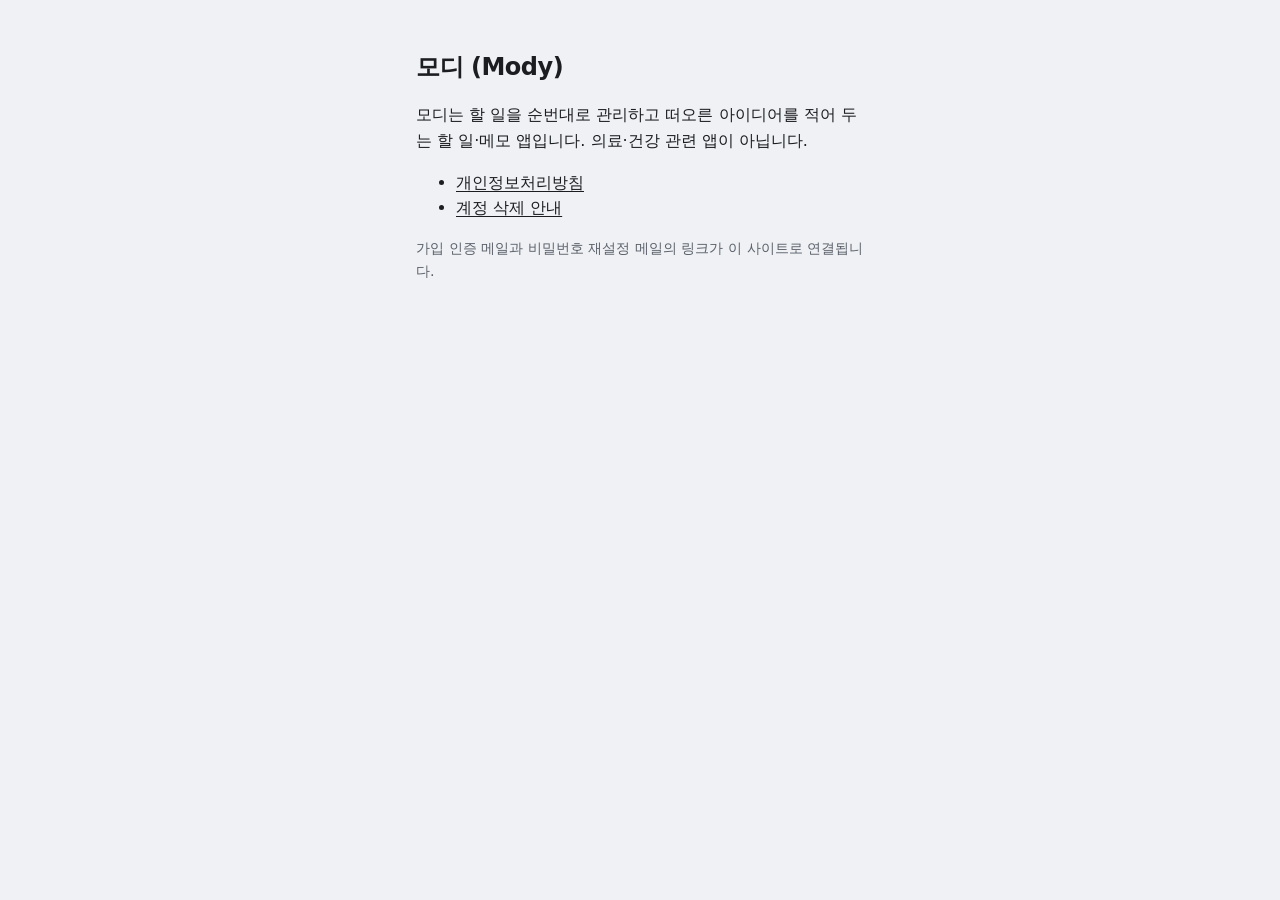
<file: index.html>
<!doctype html>
<html lang="ko">
<head>
<meta charset="utf-8">
<meta name="viewport" content="width=device-width, initial-scale=1">
<meta http-equiv="Content-Security-Policy" content="default-src 'none'; script-src 'self'; style-src 'self'; connect-src https://dptwtwlobntujgbakybl.supabase.co; img-src 'self'; base-uri 'none'; form-action 'none'">
<meta name="referrer" content="no-referrer">
<title>모디</title>
<link rel="stylesheet" href="style.css?v=20261125180431">
</head>
<body>
<main>
<h1>모디 (Mody)</h1>
<p>모디는 할 일을 순번대로 관리하고 떠오른 아이디어를 적어 두는 할 일·메모 앱입니다. 의료·건강 관련 앱이 아닙니다.</p>
<ul>
  <li><a href="privacy/">개인정보처리방침</a></li>
  <li><a href="delete-account/">계정 삭제 안내</a></li>
</ul>
<p class="muted">가입 인증 메일과 비밀번호 재설정 메일의 링크가 이 사이트로 연결됩니다.</p>
</main>
</body>
</html>
</file>
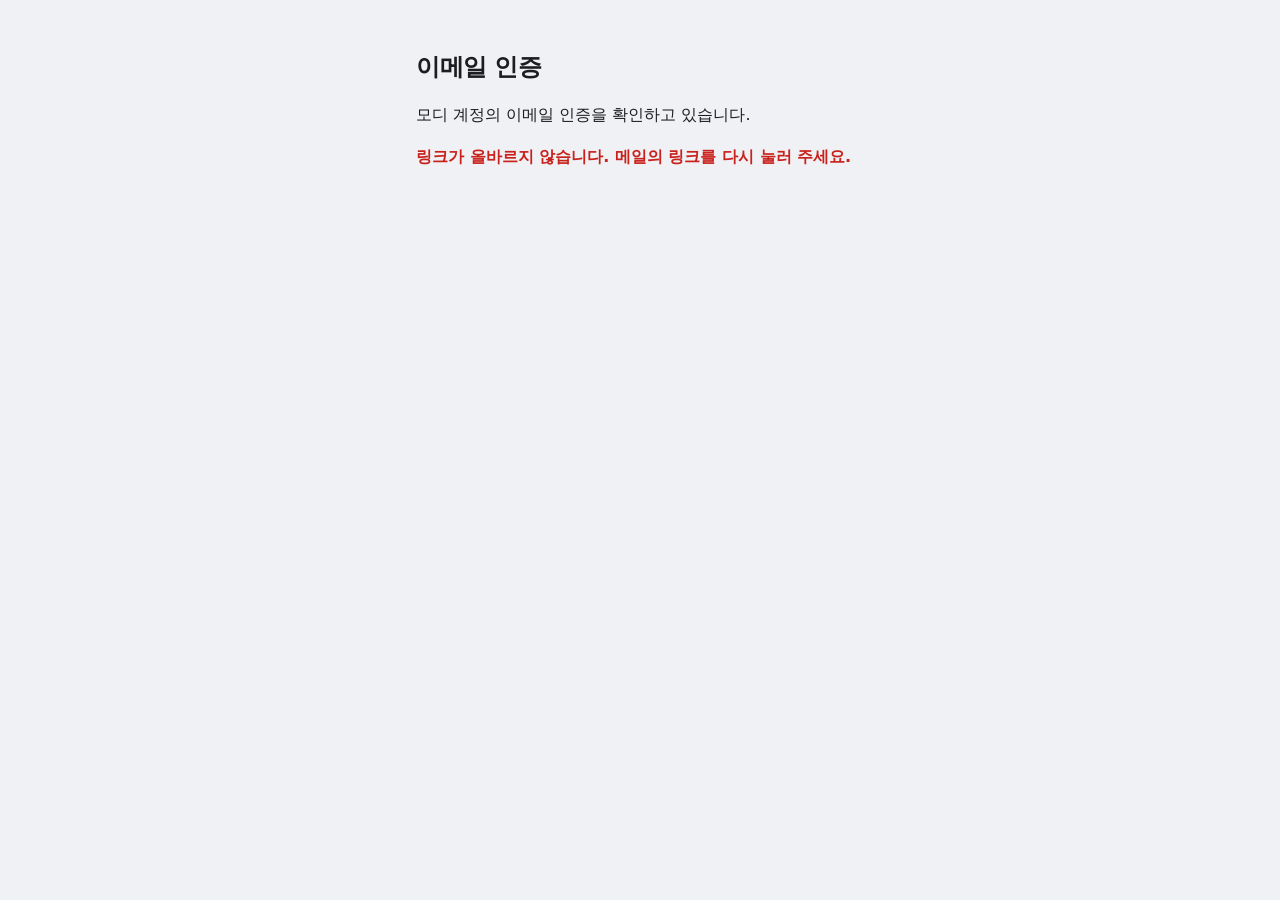
<file: confirm/index.html>
<!doctype html>
<html lang="ko">
<head>
<meta charset="utf-8">
<meta name="viewport" content="width=device-width, initial-scale=1">
<meta http-equiv="Content-Security-Policy" content="default-src 'none'; script-src 'self'; style-src 'self'; connect-src https://dptwtwlobntujgbakybl.supabase.co; img-src 'self'; base-uri 'none'; form-action 'none'">
<meta name="referrer" content="no-referrer">
<title>모디 이메일 인증</title>
<link rel="stylesheet" href="../style.css?v=20261125180431">
</head>
<body>
<main>
<h1>이메일 인증</h1>
<p id="lead">모디 계정의 이메일 인증을 확인하고 있습니다.</p>
<button id="go" type="button" hidden>인증 완료하기</button>
<p id="status" role="status" aria-live="polite"></p>
<script src="../vendor/supabase.js?v=20261125180431"></script>
<script src="../js/common.js?v=20261125180431"></script>
<script src="../js/confirm.js?v=20261125180431"></script>
</main>
</body>
</html>
</file>
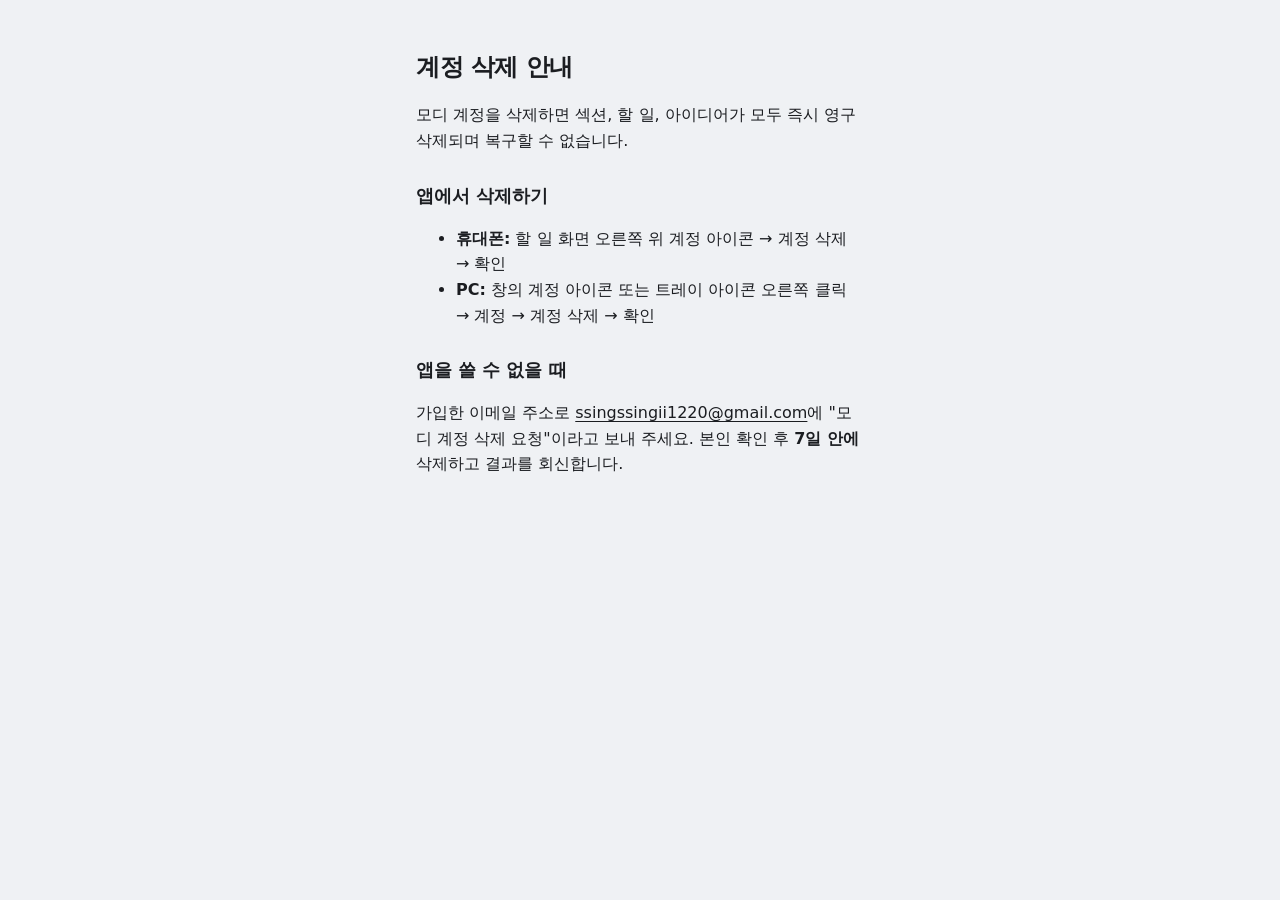
<file: delete-account/index.html>
<!doctype html>
<html lang="ko">
<head>
<meta charset="utf-8">
<meta name="viewport" content="width=device-width, initial-scale=1">
<meta http-equiv="Content-Security-Policy" content="default-src 'none'; script-src 'self'; style-src 'self'; connect-src https://dptwtwlobntujgbakybl.supabase.co; img-src 'self'; base-uri 'none'; form-action 'none'">
<meta name="referrer" content="no-referrer">
<title>모디 계정 삭제 안내</title>
<link rel="stylesheet" href="../style.css?v=20261125180431">
</head>
<body>
<main>
<h1>계정 삭제 안내</h1>
<p>모디 계정을 삭제하면 섹션, 할 일, 아이디어가 모두 즉시 영구 삭제되며 복구할 수 없습니다.</p>
<h2>앱에서 삭제하기</h2>
<ul>
  <li><strong>휴대폰:</strong> 할 일 화면 오른쪽 위 계정 아이콘 → 계정 삭제 → 확인</li>
  <li><strong>PC:</strong> 창의 계정 아이콘 또는 트레이 아이콘 오른쪽 클릭 → 계정 → 계정 삭제 → 확인</li>
</ul>
<h2>앱을 쓸 수 없을 때</h2>
<p>가입한 이메일 주소로 <a href="mailto:ssingssingii1220@gmail.com?subject=%EB%AA%A8%EB%94%94%20%EA%B3%84%EC%A0%95%20%EC%82%AD%EC%A0%9C%20%EC%9A%94%EC%B2%AD">ssingssingii1220@gmail.com</a>에 "모디 계정 삭제 요청"이라고 보내 주세요. 본인 확인 후 <strong>7일 안에</strong> 삭제하고 결과를 회신합니다.</p>
</main>
</body>
</html>
</file>
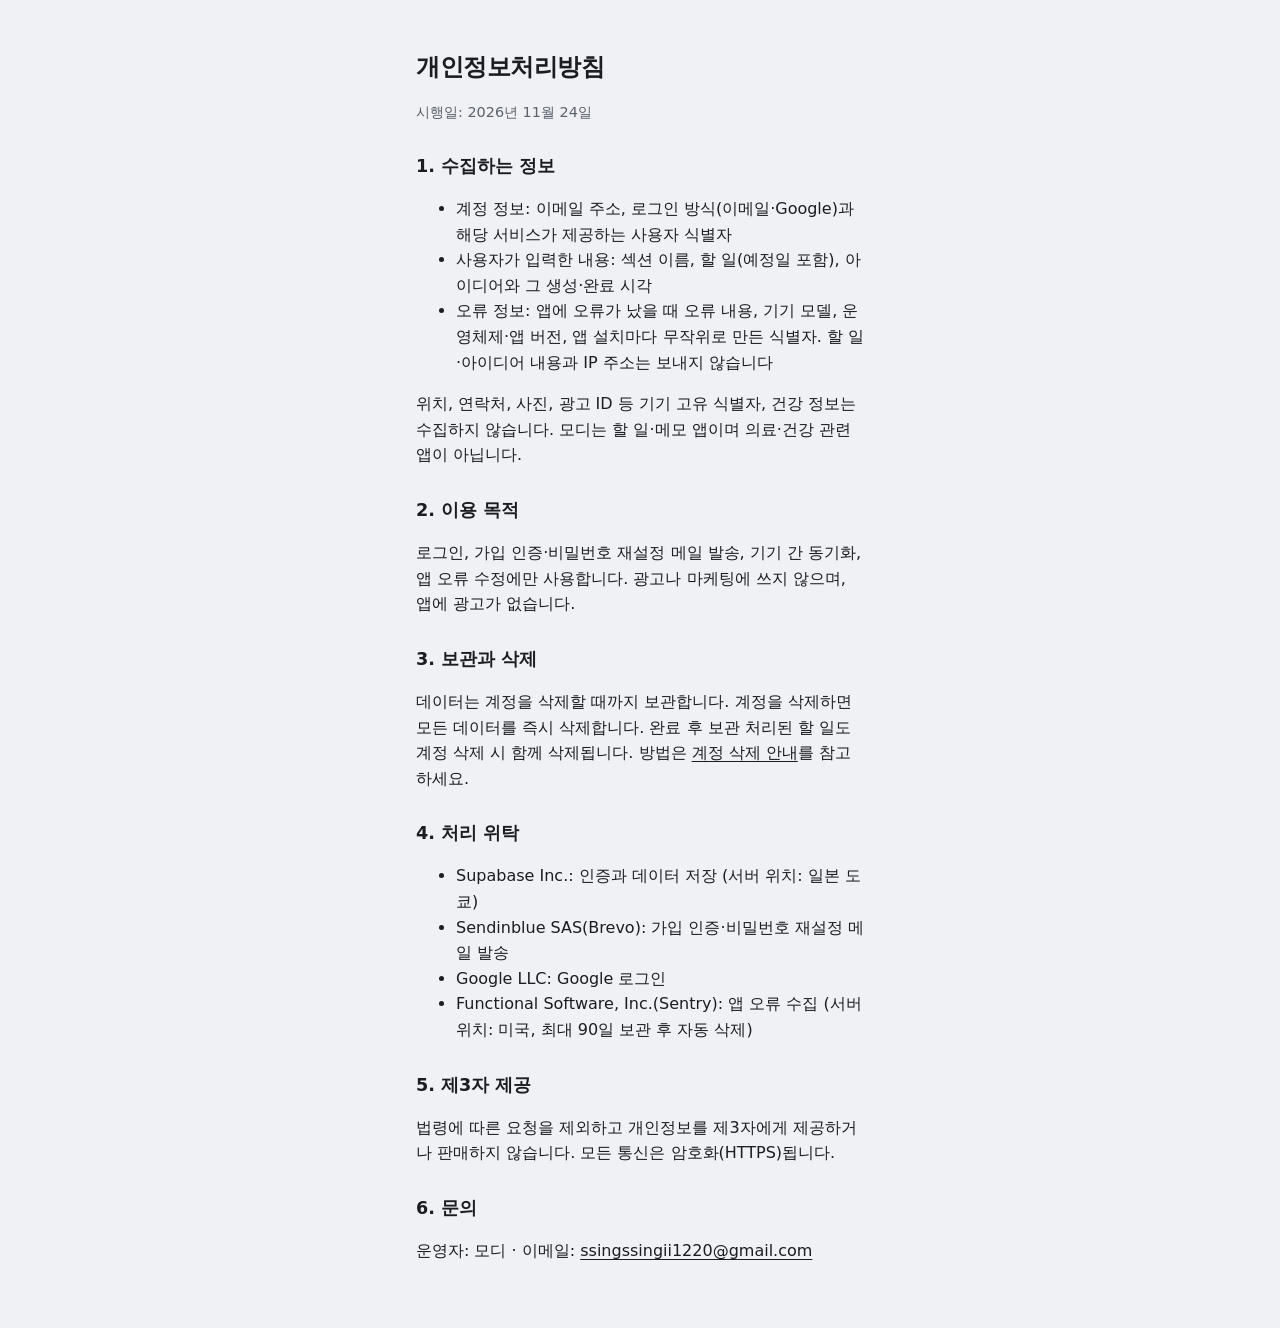
<file: privacy/index.html>
<!doctype html>
<html lang="ko">
<head>
<meta charset="utf-8">
<meta name="viewport" content="width=device-width, initial-scale=1">
<meta http-equiv="Content-Security-Policy" content="default-src 'none'; script-src 'self'; style-src 'self'; connect-src https://dptwtwlobntujgbakybl.supabase.co; img-src 'self'; base-uri 'none'; form-action 'none'">
<meta name="referrer" content="no-referrer">
<title>모디 개인정보처리방침</title>
<link rel="stylesheet" href="../style.css?v=20261125180431">
</head>
<body>
<main>
<h1>개인정보처리방침</h1>
<p class="muted">시행일: 2026년 11월 24일</p>
<h2>1. 수집하는 정보</h2>
<ul>
  <li>계정 정보: 이메일 주소, 로그인 방식(이메일·Google)과 해당 서비스가 제공하는 사용자 식별자</li>
  <li>사용자가 입력한 내용: 섹션 이름, 할 일(예정일 포함), 아이디어와 그 생성·완료 시각</li>
  <li>오류 정보: 앱에 오류가 났을 때 오류 내용, 기기 모델, 운영체제·앱 버전, 앱 설치마다 무작위로 만든 식별자. 할 일·아이디어 내용과 IP 주소는 보내지 않습니다</li>
</ul>
<p>위치, 연락처, 사진, 광고 ID 등 기기 고유 식별자, 건강 정보는 수집하지 않습니다. 모디는 할 일·메모 앱이며 의료·건강 관련 앱이 아닙니다.</p>
<h2>2. 이용 목적</h2>
<p>로그인, 가입 인증·비밀번호 재설정 메일 발송, 기기 간 동기화, 앱 오류 수정에만 사용합니다. 광고나 마케팅에 쓰지 않으며, 앱에 광고가 없습니다.</p>
<h2>3. 보관과 삭제</h2>
<p>데이터는 계정을 삭제할 때까지 보관합니다. 계정을 삭제하면 모든 데이터를 즉시 삭제합니다. 완료 후 보관 처리된 할 일도 계정 삭제 시 함께 삭제됩니다. 방법은 <a href="../delete-account/">계정 삭제 안내</a>를 참고하세요.</p>
<h2>4. 처리 위탁</h2>
<ul>
  <li>Supabase Inc.: 인증과 데이터 저장 (서버 위치: 일본 도쿄)</li>
  <li>Sendinblue SAS(Brevo): 가입 인증·비밀번호 재설정 메일 발송</li>
  <li>Google LLC: Google 로그인</li>
  <li>Functional Software, Inc.(Sentry): 앱 오류 수집 (서버 위치: 미국, 최대 90일 보관 후 자동 삭제)</li>
</ul>
<h2>5. 제3자 제공</h2>
<p>법령에 따른 요청을 제외하고 개인정보를 제3자에게 제공하거나 판매하지 않습니다. 모든 통신은 암호화(HTTPS)됩니다.</p>
<h2>6. 문의</h2>
<p>운영자: 모디 · 이메일: <a href="mailto:ssingssingii1220@gmail.com">ssingssingii1220@gmail.com</a></p>
</main>
</body>
</html>
</file>
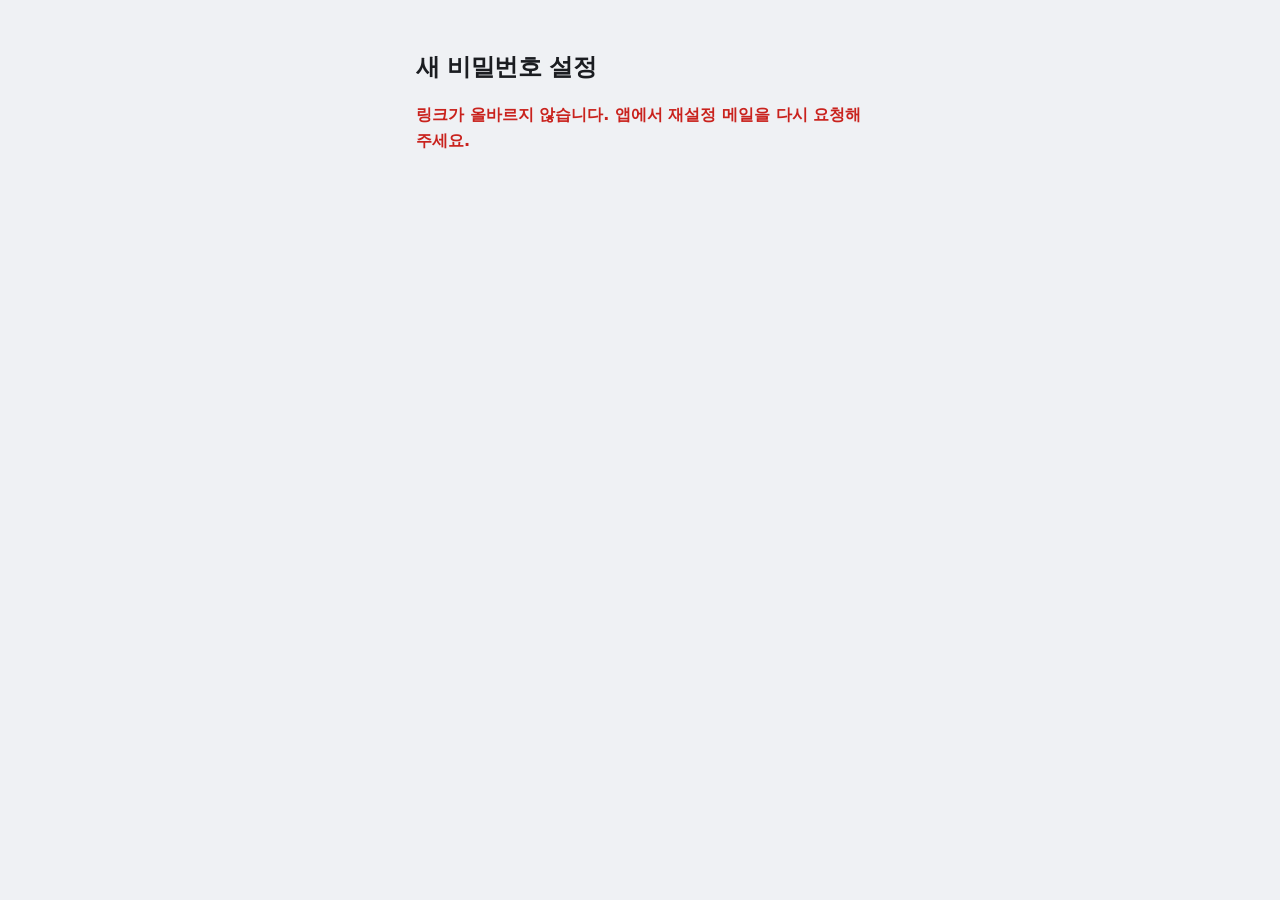
<file: reset/index.html>
<!doctype html>
<html lang="ko">
<head>
<meta charset="utf-8">
<meta name="viewport" content="width=device-width, initial-scale=1">
<meta http-equiv="Content-Security-Policy" content="default-src 'none'; script-src 'self'; style-src 'self'; connect-src https://dptwtwlobntujgbakybl.supabase.co; img-src 'self'; base-uri 'none'; form-action 'none'">
<meta name="referrer" content="no-referrer">
<title>모디 비밀번호 재설정</title>
<link rel="stylesheet" href="../style.css?v=20261125180431">
</head>
<body>
<main>
<h1>새 비밀번호 설정</h1>
<form id="form" novalidate>
  <label for="password">새 비밀번호 (8자 이상)</label>
  <input id="password" name="password" type="password" autocomplete="new-password" required>
  <label for="password2">새 비밀번호 확인</label>
  <input id="password2" name="password2" type="password" autocomplete="new-password" required>
  <button id="go" type="submit">변경하기</button>
</form>
<p id="status" role="status" aria-live="polite"></p>
<script src="../vendor/supabase.js?v=20261125180431"></script>
<script src="../js/common.js?v=20261125180431"></script>
<script src="../js/reset.js?v=20261125180431"></script>
</main>
</body>
</html>
</file>
<file: style.css>
/* 앱 디자인(DESIGN.md '순번 대기표')과 같은 색: 대합실 회색 바탕, 숯색 주 버튼, 오류만 LED 빨강 */
:root { color-scheme: light dark; --fg: #1B1D21; --bg: #EFF1F4; --paper: #FFFFFF; --muted: #5B616B; --line: #C4C9D0; --btn: #24262B; --btn-fg: #FFFFFF; --err: #C9221D; }
@media (prefers-color-scheme: dark) { :root { --fg: #ECEDEF; --bg: #121316; --paper: #1D1F23; --muted: #A3A8B1; --line: #41454D; --btn: #ECEDEF; --btn-fg: #121316; --err: #FF6B65; } }
* { box-sizing: border-box; }
body { margin: 0; background: var(--bg); color: var(--fg); font: 16px/1.6 "Pretendard", system-ui, -apple-system, "Segoe UI", "Malgun Gothic", sans-serif; }
main { max-width: 480px; margin: 0 auto; padding: 48px 16px; }
h1 { font-size: 1.5rem; letter-spacing: -0.02em; margin: 0 0 12px; }
h2 { font-size: 1.1rem; margin: 28px 0 8px; }
p, li { color: var(--fg); }
.muted { color: var(--muted); font-size: 0.9rem; }
label { display: block; margin: 14px 0 6px; font-weight: 600; font-size: 0.95rem; }
input { width: 100%; padding: 12px 14px; font: inherit; border: 1px solid var(--line); border-radius: 10px; background: var(--paper); color: var(--fg); }
input:focus { outline: none; border: 2px solid var(--fg); padding: 11px 13px; }
button { margin-top: 18px; width: 100%; min-height: 46px; padding: 10px 20px; font: inherit; font-weight: 700; border: 0; border-radius: 10px; background: var(--btn); color: var(--btn-fg); cursor: pointer; }
button:focus-visible { outline: 2px solid var(--fg); outline-offset: 2px; }
button:disabled { opacity: 0.5; cursor: default; }
[hidden] { display: none !important; }
#status { margin-top: 16px; min-height: 1.6em; font-weight: 600; }
#status.err { color: var(--err); }
a { color: var(--fg); text-underline-offset: 3px; }
::selection { background: rgba(27, 29, 33, 0.18); }
</file>
